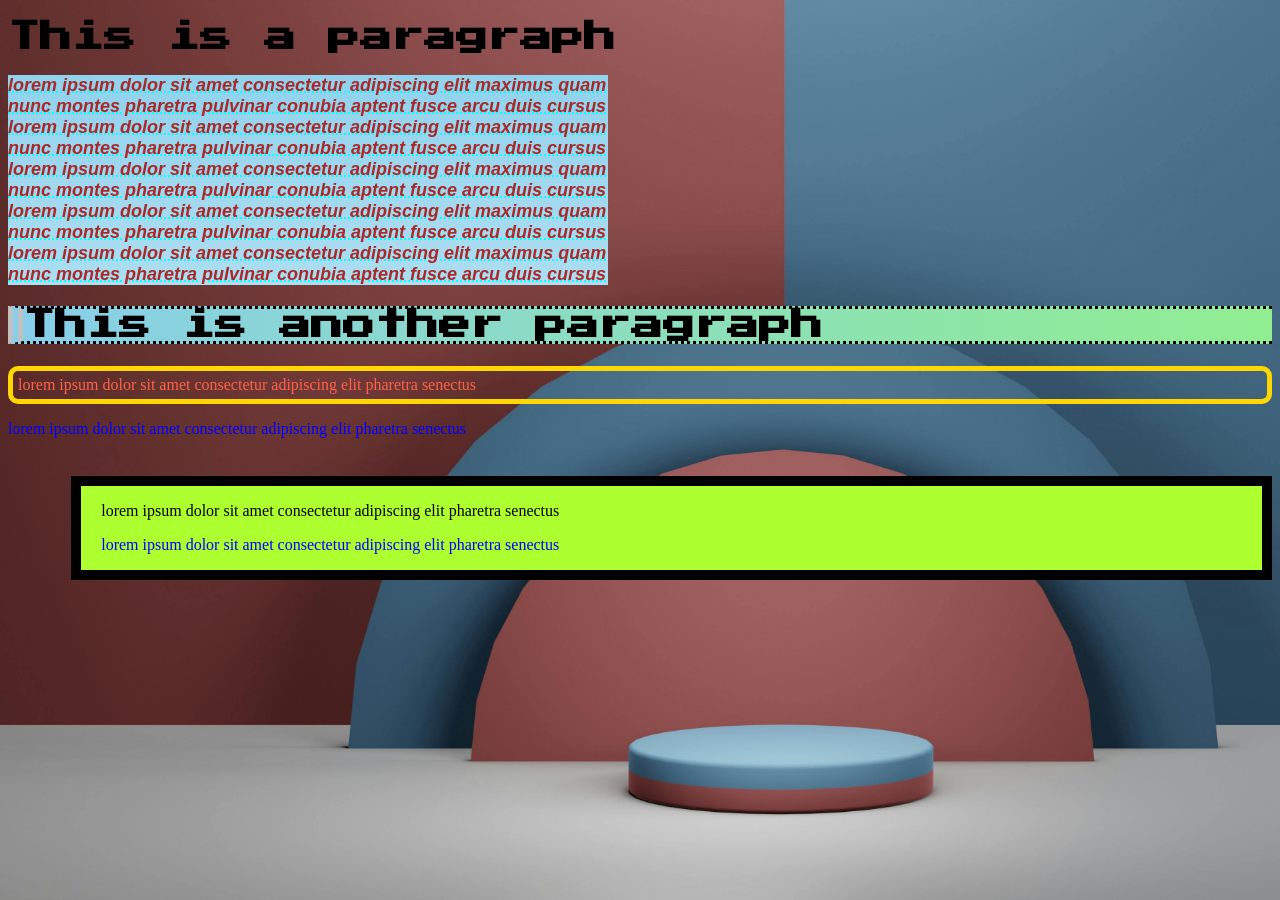
<file: CSS/index.html>
<!DOCTYPE html>
<html>
<head>
  <title>Learning CSS</title>
  <meta http-equiv="refresh" content="15">
  <!-- Internal Method -->
  <!--
  <style>
    body{
      background-color:black;
      color: white;
    }
    h1{
      color:green;
    }
    p{
      background-color:grey;
      color:yellow;
    }
  </style>
  -->
  
  <link rel="stylesheet" href="style.css">
  <link href="https://fonts.googleapis.com/css2?family=Press+Start+2P&display=swap" rel="stylesheet">
</head>

<body>

  <h1>This is a paragraph</h1>
  
  <p id="p0">lorem ipsum dolor sit amet consectetur adipiscing elit maximus quam nunc montes pharetra pulvinar conubia aptent fusce arcu duis cursus lorem ipsum dolor sit amet consectetur adipiscing elit maximus quam nunc montes pharetra pulvinar conubia aptent fusce arcu duis cursus lorem ipsum dolor sit amet consectetur adipiscing elit maximus quam nunc montes pharetra pulvinar conubia aptent fusce arcu duis cursus lorem ipsum dolor sit amet consectetur adipiscing elit maximus quam nunc montes pharetra pulvinar conubia aptent fusce arcu duis cursus lorem ipsum dolor sit amet consectetur adipiscing elit maximus quam nunc montes pharetra pulvinar conubia aptent fusce arcu duis cursus</p>
  
  <h1 id="h1">This is another paragraph</h1>
  <p id="p1" class="odd">lorem ipsum dolor sit amet consectetur adipiscing elit pharetra senectus</p>
  <p class="even">lorem ipsum dolor sit amet consectetur adipiscing elit pharetra senectus</p>
  
  <div id="box1">
    <p class="odd">lorem ipsum dolor sit amet consectetur adipiscing elit pharetra senectus</p>
    <p class="even">lorem ipsum dolor sit amet consectetur adipiscing elit pharetra senectus</p>
  </div>
</body>
</html>
</file>
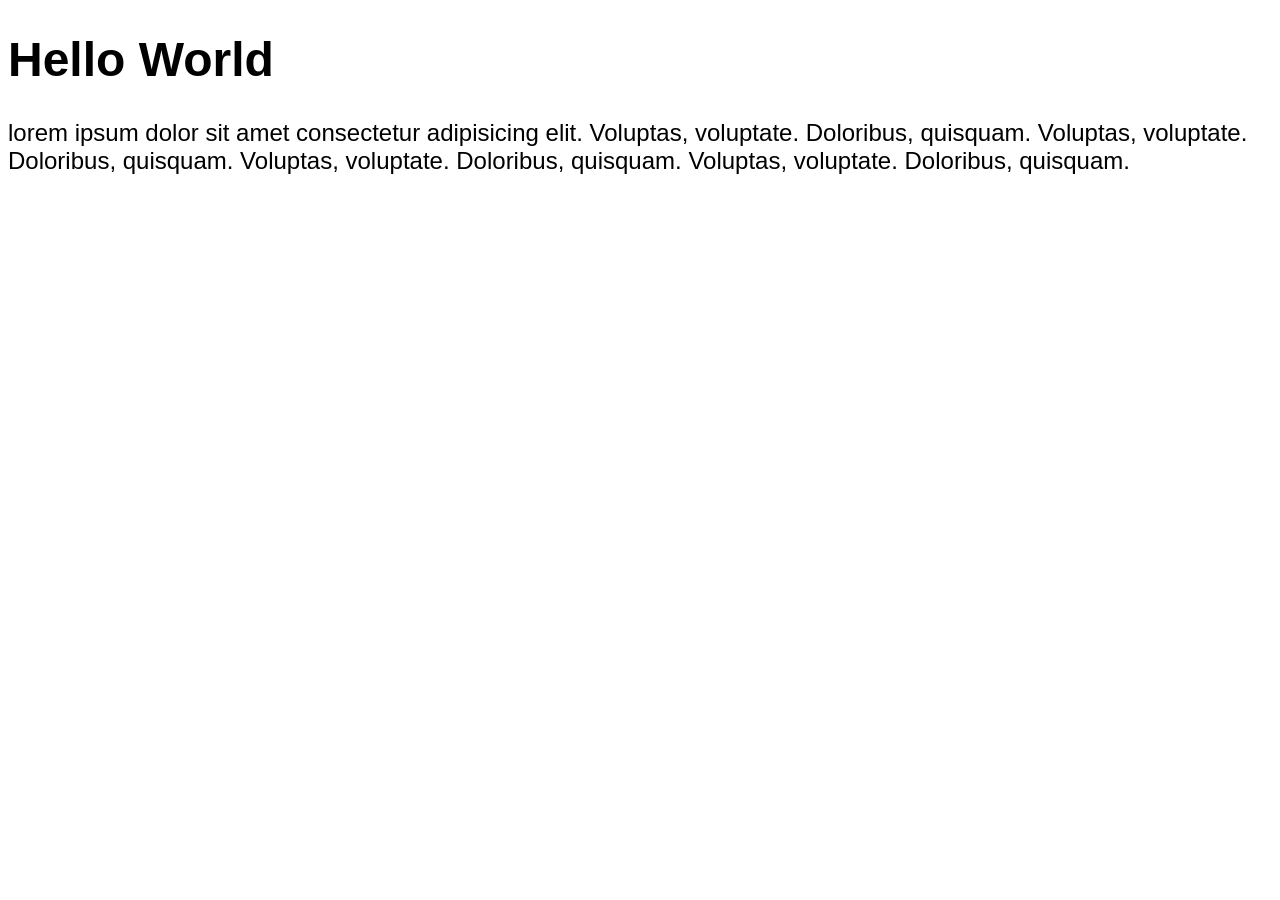
<file: JavaScript/Calculater/index.html>
<!DOCTYPE html>
<html lang="en">
<head>
    <meta charset="UTF-8">
    <meta name="viewport" content="width=device-width, initial-scale=1.0">
    <title>Calculater</title>
    <link rel="stylesheet" href="style.css">
</head>
<body>
    <h1 id="calculator">Calculater</h1>
    <p>
        lorem ipsum dolor sit amet consectetur adipisicing elit. Voluptas, voluptate. Doloribus, quisquam. Voluptas, voluptate. Doloribus, quisquam. Voluptas, voluptate. Doloribus, quisquam. Voluptas, voluptate. Doloribus, quisquam.
    </p>


    <script src="index.js"> </script>
</body>
</html>
</file>
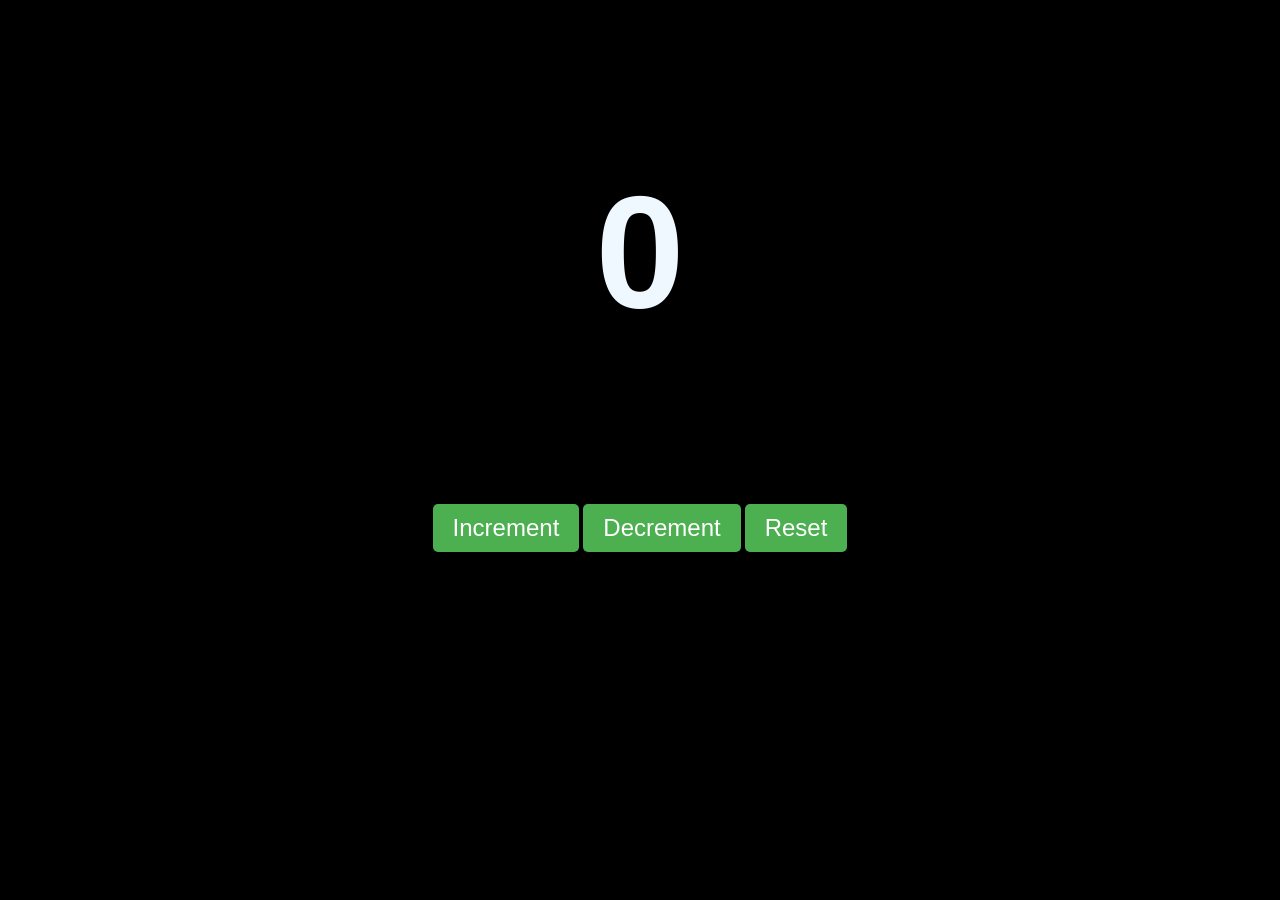
<file: JavaScript/Counter/index.html>
<!DOCTYPE html>
<html lang="en">
<head>
    <meta charset="UTF-8">
    <meta name="viewport" content="width=device-width, initial-scale=1.0">
    <title>Counter</title>
    <link rel="stylesheet" href="style.css">
</head>
<body>
    <h3>0</h3>

    <div id ="buttonContainer">
        <button id="increment" class = "button">Increment</button>
        <button id="decrement" class = "button">Decrement</button>
        <button id="reset" class = "button">Reset</button>
    </div>
    <script src="index.js"></script>
</body>
</html>
</file>
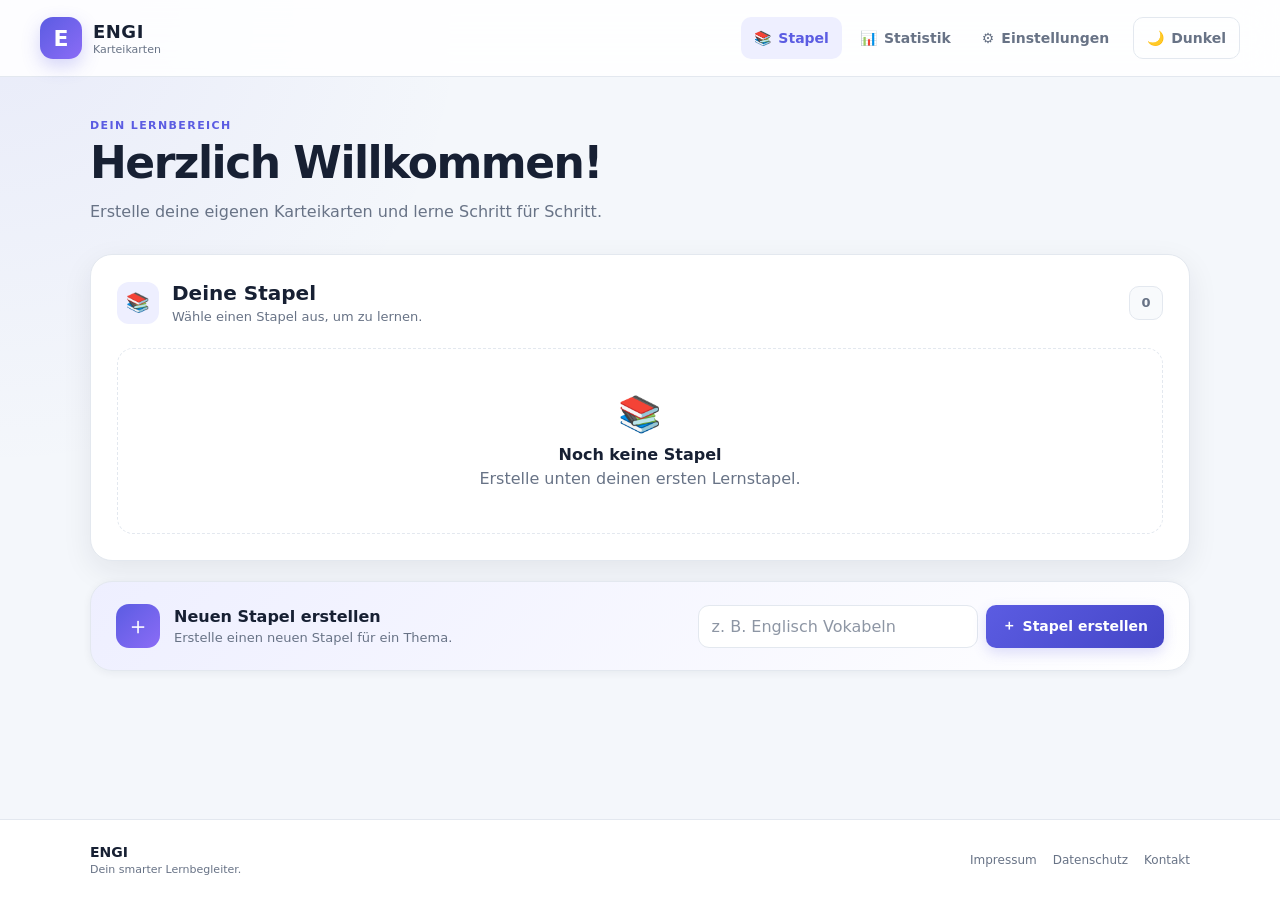
<file: JavaScript/Karteikarten/index.html>
<!DOCTYPE html>
<html lang="de">

<head>
    <meta charset="UTF-8">
    <meta name="viewport" content="width=device-width, initial-scale=1.0">

    <meta name="description" content="ENGI - Moderne Karteikarten-App zum Lernen und Wiederholen.">

    <title>ENGI – Karteikarten App</title>

    <link rel="stylesheet" href="style.css">
</head>

<body>

    <!-- ================================
         HEADER
    ================================= -->

    <header class="site-header">

        <div class="header-inner">

            <a href="index.html" class="logo">
                <span class="logo-icon">E</span>

                <span>
                    <strong>ENGI</strong>
                    <small>Karteikarten</small>
                </span>
            </a>

            <nav class="main-nav" aria-label="Hauptnavigation">

                <a href="index.html" class="nav-link active">
                    <span>📚</span>
                    Stapel
                </a>

                <a href="option1.html" class="nav-link">
                    <span>📊</span>
                    Statistik
                </a>

                <a href="einstellungen.html" class="nav-link">
                    <span>⚙️</span>
                    Einstellungen
                </a>

                <button
                    id="themeButton"
                    class="theme-button"
                    type="button"
                    aria-label="Darstellung wechseln"
                    title="Darstellung wechseln">
                    <span id="themeIcon">🌙</span>
                    <span id="themeText">Dunkel</span>
                </button>

            </nav>

        </div>

    </header>


    <!-- ================================
         MAIN
    ================================= -->

    <main class="main-content">

        <div class="page-container">

            <!-- Begrüßung -->

            <section class="welcome-section">

                <div>

                    <span class="eyebrow">
                        DEIN LERNBEREICH
                    </span>

                    <h1>
                        Herzlich Willkommen<span class="desktop-only">!</span>
                    </h1>

                    <p>
                        Erstelle deine eigenen Karteikarten und lerne
                        Schritt für Schritt.
                    </p>

                </div>

            </section>


            <!-- ================================
                 STAPELÜBERSICHT
            ================================= -->

            <section
                class="content-card"
                id="deckOverviewSection">

                <div class="section-heading">

                    <div>

                        <span class="section-icon">📚</span>

                        <div>
                            <h2>Deine Stapel</h2>

                            <p>
                                Wähle einen Stapel aus, um zu lernen.
                            </p>
                        </div>

                    </div>

                    <span
                        id="deckCountBadge"
                        class="count-badge">
                        0
                    </span>

                </div>


                <div
                    id="deckList"
                    class="deck-grid"
                    aria-live="polite">
                </div>

            </section>


            <!-- ================================
                 STAPEL ERSTELLEN
            ================================= -->

            <section
                class="create-deck-card"
                id="stapel-erstellen">

                <div class="create-deck-content">

                    <div class="create-icon">
                        ＋
                    </div>

                    <div>
                        <h2>Neuen Stapel erstellen</h2>

                        <p>
                            Erstelle einen neuen Stapel für ein Thema.
                        </p>
                    </div>

                </div>


                <div class="create-deck-form">

                    <label
                        for="deckNameInput"
                        class="sr-only">
                        Name des neuen Stapels
                    </label>

                    <input
                        id="deckNameInput"
                        type="text"
                        maxlength="80"
                        placeholder="z. B. Englisch Vokabeln"
                        autocomplete="off">

                    <button
                        id="createDeckButton"
                        class="primary-button"
                        type="button">

                        <span>＋</span>
                        Stapel erstellen

                    </button>

                </div>

            </section>


            <!-- ================================
                 DECK VIEW
            ================================= -->

            <section
                id="deckView"
                class="deck-view"
                hidden>

                <!-- Deck Header -->

                <div class="deck-header">

                    <button
                        id="backToDecksButtonTop"
                        class="back-button"
                        type="button">

                        ← Stapelübersicht

                    </button>

                    <div class="deck-title-area">

                        <span class="deck-title-icon">
                            📖
                        </span>

                        <div>

                            <span class="eyebrow">
                                AKTUELLER STAPEL
                            </span>

                            <h2>
                                <span id="deckViewName"></span>
                            </h2>

                        </div>

                    </div>

                </div>


                <!-- Fortschritt -->

                <div class="progress-section">

                    <div class="progress-header">

                        <div>
                            <span class="eyebrow">
                                FORTSCHRITT
                            </span>

                            <h3>
                                Dein Lernstand
                            </h3>
                        </div>

                        <strong id="deckProgressPercent">
                            0 %
                        </strong>

                    </div>


                    <div class="progress-bar">

                        <div
                            id="deckProgressBar"
                            class="progress-bar-fill">
                        </div>

                    </div>


                    <div class="progress-stats">

                        <div class="progress-stat">
                            <span class="stat-number" id="deckTotalCards">
                                0
                            </span>

                            <span class="stat-label">
                                Karten insgesamt
                            </span>
                        </div>

                        <div class="progress-stat">
                            <span class="stat-number" id="deckActiveCards">
                                0
                            </span>

                            <span class="stat-label">
                                Zu lernen
                            </span>
                        </div>

                        <div class="progress-stat">
                            <span class="stat-number" id="deckFinishedCards">
                                0
                            </span>

                            <span class="stat-label">
                                Abgeschlossen
                            </span>
                        </div>

                    </div>

                </div>


                <!-- Aktionen -->

                <div class="deck-actions">

                    <button
                        id="newCardButton"
                        class="action-card"
                        type="button">

                        <span class="action-icon blue">
                            ＋
                        </span>

                        <span>
                            <strong>Neue Karte</strong>
                            <small>Karteikarte hinzufügen</small>
                        </span>

                    </button>


                    <button
                        id="learnButton"
                        class="action-card"
                        type="button">

                        <span class="action-icon green">
                            ▶
                        </span>

                        <span>
                            <strong>Lernen</strong>
                            <small>Karten wiederholen</small>
                        </span>

                    </button>


                    <button
                        id="cardOverviewButton"
                        class="action-card"
                        type="button">

                        <span class="action-icon purple">
                            ☷
                        </span>

                        <span>
                            <strong>Kartenübersicht</strong>
                            <small>Alle Karten anzeigen</small>
                        </span>

                    </button>

                </div>


                <!-- ================================
                     NEUE KARTE
                ================================= -->

                <div
                    id="newCardArea"
                    class="sub-card"
                    hidden>

                    <div class="sub-card-heading">

                        <div>
                            <span class="section-icon">✏️</span>

                            <div>
                                <h3>Neue Karte erstellen</h3>

                                <p>
                                    Erstelle eine Vorder- und Rückseite.
                                </p>
                            </div>
                        </div>

                    </div>


                    <div class="card-form">

                        <div class="form-group">

                            <label for="cardFrontInput">
                                Vorderseite
                            </label>

                            <textarea
                                id="cardFrontInput"
                                rows="3"
                                maxlength="1000"
                                placeholder="z. B. What does 'apple' mean?"></textarea>

                        </div>


                        <div class="form-group">

                            <label for="cardBackInput">
                                Rückseite
                            </label>

                            <textarea
                                id="cardBackInput"
                                rows="3"
                                maxlength="1000"
                                placeholder="z. B. Apfel"></textarea>

                        </div>


                        <div class="form-actions">

                            <button
                                id="createCardButton"
                                class="primary-button"
                                type="button">

                                Karte erstellen

                            </button>

                            <button
                                id="cancelNewCardButton"
                                class="secondary-button"
                                type="button">

                                Abbrechen

                            </button>

                        </div>

                    </div>

                </div>


                <!-- ================================
                     KARTENÜBERSICHT
                ================================= -->

                <div
                    id="cardOverviewArea"
                    class="sub-card"
                    hidden>

                    <div class="sub-card-heading">

                        <div>
                            <span class="section-icon">☷</span>

                            <div>
                                <h3>Kartenübersicht</h3>

                                <p>
                                    Verwalte die Karten dieses Stapels.
                                </p>
                            </div>
                        </div>

                    </div>

                    <ul
                        id="cardList"
                        class="card-list">
                    </ul>

                </div>


                <!-- ================================
                     LERNMODUS
                ================================= -->

                <div
                    id="learnArea"
                    class="learning-area"
                    hidden>

                    <div class="learning-header">

                        <span class="eyebrow">
                            LERNMODUS
                        </span>

                        <h3>
                            Karte lernen
                        </h3>

                        <span id="learningCounter">
                            0 Karten
                        </span>

                    </div>


                    <div class="flashcard">

                        <div class="flashcard-label">
                            FRAGE
                        </div>

                        <div
                            id="learnCardFront"
                            class="flashcard-front">
                        </div>

                        <div
                            id="learnCardBack"
                            class="flashcard-back"
                            hidden>
                        </div>

                    </div>


                    <div
                        id="answerButtonArea"
                        class="learning-buttons">

                        <button
                            id="showAnswerButton"
                            class="primary-button large-button"
                            type="button">

                            Antwort anzeigen

                        </button>

                    </div>


                    <div
                        id="resultButtonsArea"
                        class="learning-buttons"
                        hidden>

                        <button
                            id="wrongButton"
                            class="wrong-button"
                            type="button">

                            ✕ Falsch

                        </button>

                        <button
                            id="correctButton"
                            class="correct-button"
                            type="button">

                            ✓ Richtig

                        </button>

                    </div>

                </div>


                <!-- ================================
                     DECK BOTTOM ACTIONS
                ================================= -->

                <div
                    id="deckBottomActions"
                    class="danger-actions">

                    <button
                        id="resetProgressButton"
                        class="secondary-button"
                        type="button">

                        ↻ Fortschritt zurücksetzen

                    </button>

                    <button
                        id="deleteDeckButton"
                        class="danger-button"
                        type="button">

                        🗑 Stapel löschen

                    </button>

                </div>

            </section>


            <!-- ================================
                 LEERE BEREICHE / FEHLER
            ================================= -->

            <div
                id="appMessage"
                class="app-message"
                role="status"
                aria-live="polite"
                hidden>
            </div>

        </div>

    </main>


    <!-- ================================
         FOOTER
    ================================= -->

    <footer class="site-footer">

        <div class="footer-inner">

            <div class="footer-brand">
                <strong>ENGI</strong>
                <span>Dein smarter Lernbegleiter.</span>
            </div>

            <nav aria-label="Footer Navigation">

                <a href="impressum.html">
                    Impressum
                </a>

                <a href="datenschutz.html">
                    Datenschutz
                </a>

                <a href="kontakt.html">
                    Kontakt
                </a>

            </nav>

        </div>

    </footer>


    <!-- ================================
         MODAL
    ================================= -->

    <div
        id="confirmModal"
        class="modal-overlay"
        hidden>

        <div
            class="modal"
            role="dialog"
            aria-modal="true"
            aria-labelledby="modalTitle">

            <div class="modal-icon">
                ⚠️
            </div>

            <h2 id="modalTitle">
                Wirklich löschen?
            </h2>

            <p id="modalText">
                Diese Aktion kann nicht rückgängig gemacht werden.
            </p>

            <div class="modal-actions">

                <button
                    id="modalCancelButton"
                    class="secondary-button"
                    type="button">

                    Abbrechen

                </button>

                <button
                    id="modalConfirmButton"
                    class="danger-button"
                    type="button">

                    Löschen

                </button>

            </div>

        </div>

    </div>


    <script src="index.js"></script>

</body>

</html>
</file>
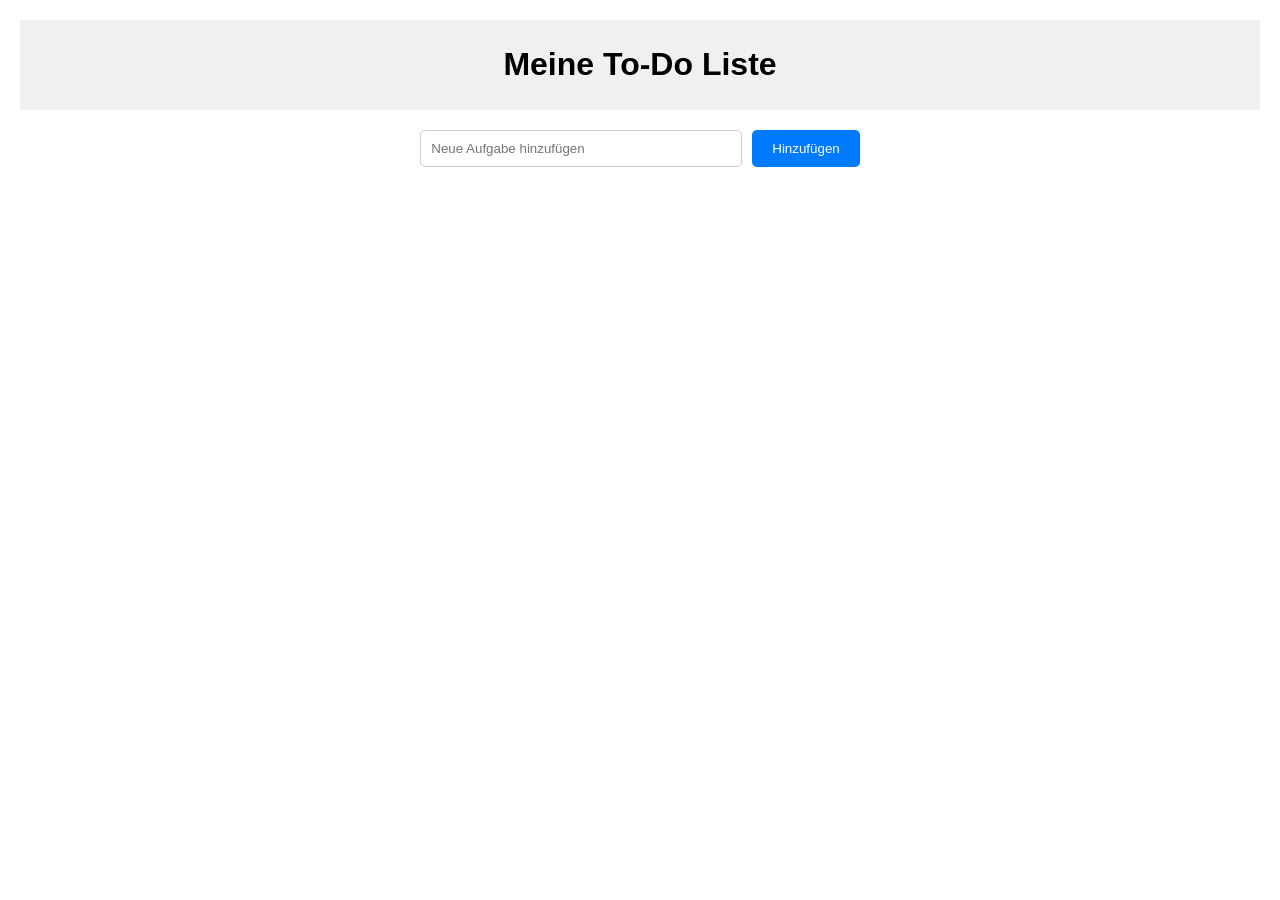
<file: JavaScript/To-Do List/index.html>
<!DOCTYPE html>
<html lang="en">
<head>
    <meta charset="UTF-8">
    <meta name="viewport" content="width=device-width, initial-scale=1.0">
    <title>To-Do List</title>
    <link rel="stylesheet" href="style.css">
</head>
<body>
    <header>
        <h1>Meine To-Do Liste</h1>
    </header>

    <div class="input-container">
        <input id="inputToDo" type="text" placeholder="Neue Aufgabe hinzufügen">
        <button onclick="addToDo()">Hinzufügen</button>
    </div>

    <ul id="listToDo">
        
    </ul>

    <script src="script.js"></script>
</body>
</html>
</file>
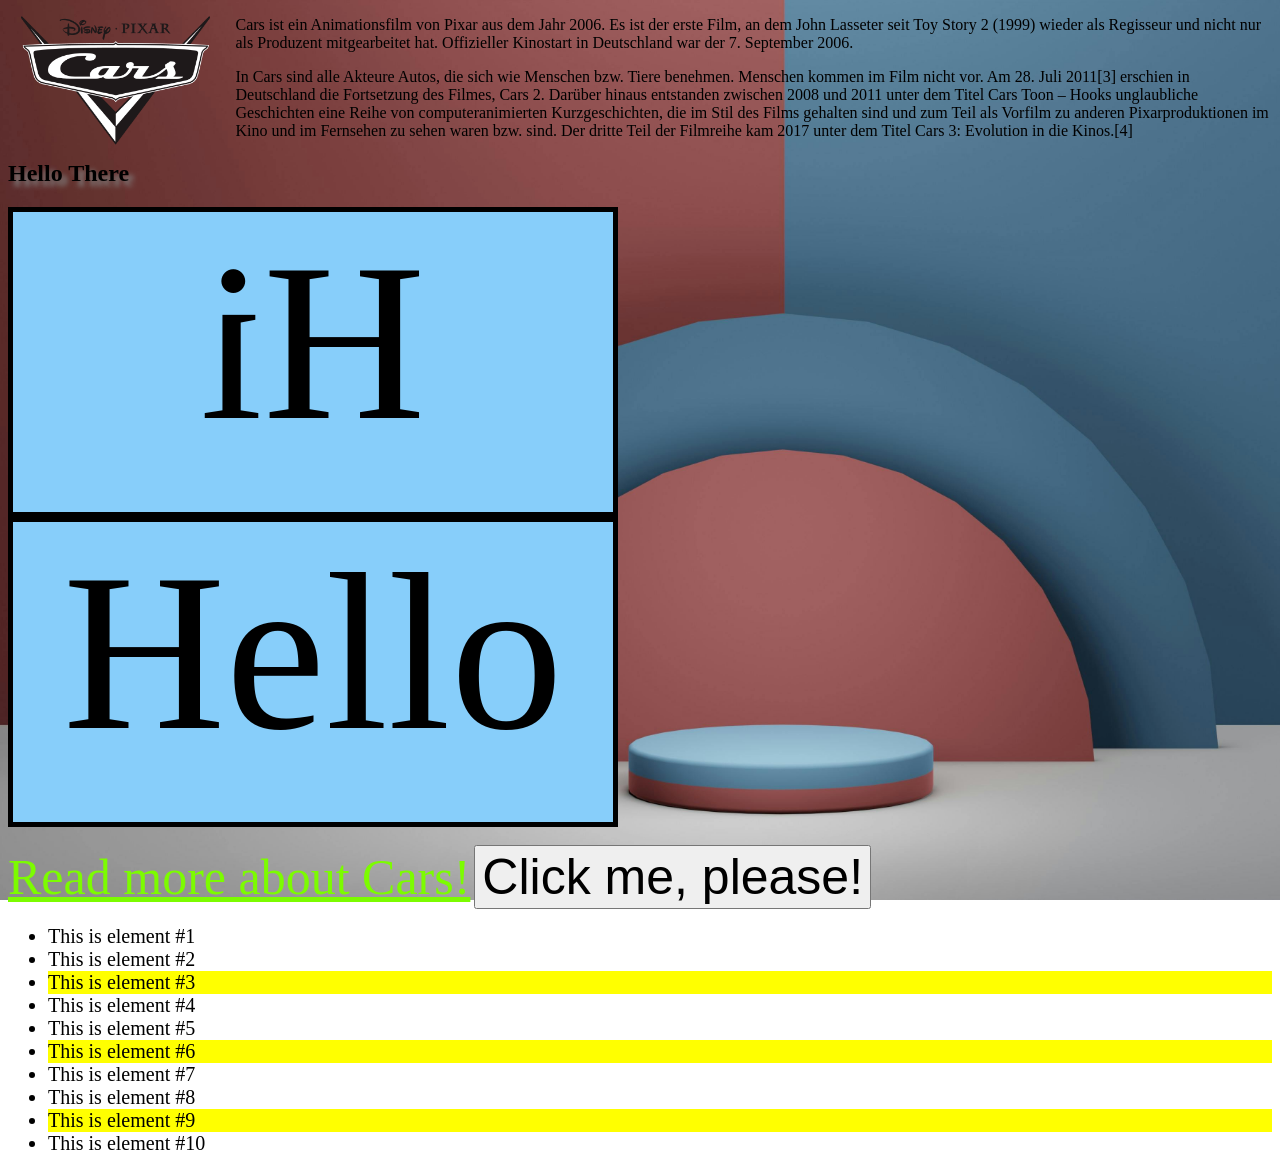
<file: CSS/page2.html>
<!DOCTYPE html>
<html>
  <head>
    <title>Page 2</title>
    <link rel="stylesheet" href="style.css">
    
  </head>
  
  </body>
    <img src="images/Cars_Logo_Black.svg.png">
    
    <p>Cars ist ein Animationsfilm von Pixar aus dem Jahr 2006. Es ist der erste Film, an dem John Lasseter seit Toy Story 2 (1999) wieder als Regisseur und nicht nur als Produzent mitgearbeitet hat. Offizieller Kinostart in Deutschland war der 7. September 2006.</p>
    <p>In Cars sind alle Akteure Autos, die sich wie Menschen bzw. Tiere benehmen. Menschen kommen im Film nicht vor. Am 28. Juli 2011[3] erschien in Deutschland die Fortsetzung des Filmes, Cars 2. Darüber hinaus entstanden zwischen 2008 und 2011 unter dem Titel Cars Toon – Hooks unglaubliche Geschichten eine Reihe von computeranimierten Kurzgeschichten, die im Stil des Films gehalten sind und zum Teil als Vorfilm zu anderen Pixarproduktionen im Kino und im Fernsehen zu sehen waren bzw. sind. Der dritte Teil der Filmreihe kam 2017 unter dem Titel Cars 3: Evolution in die Kinos.[4]</p>
  
  <h2>Hello There</h2>
  <div id="box2" class="box">Hi</div>
  <div id="box3" class="box">Hello</div>
  <br>
  <a href="https://de.wikipedia.org/wiki/Cars_(Film)">Read more about Cars!</a>
  <button>Click me, please!</button>
  <ul>
    <li>This is element #1</li>
    <li>This is element #2</li>
    <li>This is element #3</li>
    <li>This is element #4</li>
    <li>This is element #5</li>
    <li>This is element #6</li>
    <li>This is element #7</li>
    <li>This is element #8</li>
    <li>This is element #9</li>
    <li>This is element #10</li>
  </ul>
  </body>
</html>
</file>
<file: CSS/style.css>
body{
  background-image:url("images/pexelsImage.jpg");
  background-repeat:no-repeat;
  background-attachment:fixed;
  background-position:fixed;
  background-size:cover;
}
h1{
  font-family:"Press Start 2P", "consolas";
  
}

#p0{
  width: 600px;
  color:brown;
  font-family:"consolas", sans-serif;
  font-style: italic;
  font-weight: bold;
  text-decoration: cyan dotted underline;
  font-size: 18px;
  
  background: linear-gradient(skyblue,white);
  background-repeat:no-repeat;
  background-attachment:fixed;
  
}

#h1 {
  border-top-style: dotted;
  border-bottom-style: dotted;
  border-left-style:double;
  border-left-width:15px;
  border-left-color: silver;
  
  background: linear-gradient(to right, skyblue,lightgreen);
  background-repeat:no-repeat;
  background-attachment:fixed;
}
#p1{
  color:tomato;
  border-style: solid;
  border-width: 5px;
  border-color: gold;
  border-radius: 10px;
  padding: 5px;
}
.even{
  color:blue;
}
#box1{
  border: 10px solid;
  background:greenyellow;
  padding-left:20px;
  padding-right:20px;
  
  margin-top:3%;
  margin-left:5%;
}
img{
  float:left;
  margin-left:1%;
  margin-right:2%;
  width:15%;
}

a:link{
  color:lawngreen;
  font-size:50px;
}
a:visited{
  color:grey;
}
a:hover{
  color:lightcyan;
}
a:active{
  color:tomato;
}
button{
  font-size:50px;
}

button:hover{
  background-color:grey;
}
button:active{
  background-color:white;
}
/*
li:nth-child(1){
  background-color:yellow;
}
li:nth-child(even){
  background-color:yellow;
}
li:nth-child(odd){
  background-color:yellow;
}
*/

li:nth-child(3n) {
  background-color:yellow;
}
li{
  font-size:20px;
}
h2{
  text-shadow: 5px 5px 5px grey;
}
h2:hover{
  box-shadow: 5px 5px 5px black;
}

.box{
  border: 5px solid;
  width: 600px;
  height: 300px;
  text-align: center;
  background-color: lightskyblue;
  font-size:225px;
}
#box2{
  margin-right:3%;
  transform: rotateX(180deg);
  transform: rotateY(180deg);
  /*transform: translate(50px, 100px);
  transform: scale(2,2);
  transform: skewX(45deg);*/
}

#box3 {
  animation:mySlide;
  animation-iteration-count:infinite;
  animation-delay:0s;
  animation-timing-function:ease-out;
  animation-duration:5s;
}

@keyframes mySlide{
  from{margin-left:100%;}
  to{margin-left:0%;}
}
</file>
<file: JavaScript/Calculater/style.css>
body {
    font-family: Arial, sans-serif;
    font-size: 24px;
}
</file>
<file: JavaScript/Counter/style.css>
body{
    background-color: black;
}
h3 {
    color:aliceblue;
    display:block;
    text-align:center;
    font-size: 10em;
    font-family:'Lucida Sans', 'Lucida Sans Regular', 'Lucida Grande', 'Lucida Sans Unicode', Geneva, Verdana, sans-serif
}

#buttonContainer {
    text-align:center;
}

.button {
    font-size: 1.5em;
    padding: 10px 20px;
    border: none;
    border-radius: 5px;
    background-color: #4CAF50;
    color: white;
    cursor: pointer;
}

.button:hover {
    background-color: #45a049;
}
</file>
<file: JavaScript/Karteikarten/style.css>
:root {
    --bg: #f4f7fb;
    --surface: #ffffff;
    --surface-2: #f8fafc;
    --text: #172033;
    --text-muted: #687386;
    --border: #e3e8ef;

    --primary: #5b5ce2;
    --primary-dark: #4546c7;
    --primary-light: #eeefff;

    --green: #18a873;
    --green-light: #e8f8f1;

    --blue: #3686f7;
    --blue-light: #eaf3ff;

    --purple: #9458d6;
    --purple-light: #f3eaff;

    --danger: #e04f5f;
    --danger-light: #fff0f2;

    --warning: #e5a326;

    --header: rgba(255, 255, 255, 0.88);

    --shadow-sm: 0 2px 8px rgba(20, 30, 55, 0.06);
    --shadow: 0 10px 30px rgba(20, 30, 55, 0.08);
    --shadow-lg: 0 20px 50px rgba(20, 30, 55, 0.14);

    --radius-sm: 10px;
    --radius: 16px;
    --radius-lg: 22px;

    --transition: 180ms ease;
}


/* =========================================
   DARK THEME
========================================= */

body.dark {
    --bg: #10141d;
    --surface: #181e29;
    --surface-2: #202733;
    --text: #f1f4f9;
    --text-muted: #9ba6b7;
    --border: #303947;

    --primary: #7778f4;
    --primary-dark: #6263df;
    --primary-light: #27294b;

    --green: #31c78d;
    --green-light: #17382e;

    --blue: #5c9cff;
    --blue-light: #192f4e;

    --purple: #b277ed;
    --purple-light: #30203f;

    --danger: #f06b78;
    --danger-light: #3d2025;

    --header: rgba(24, 30, 41, 0.9);

    --shadow-sm: 0 2px 8px rgba(0, 0, 0, 0.15);
    --shadow: 0 10px 30px rgba(0, 0, 0, 0.22);
    --shadow-lg: 0 20px 50px rgba(0, 0, 0, 0.35);
}


/* =========================================
   RESET
========================================= */

* {
    box-sizing: border-box;
}

html {
    scroll-behavior: smooth;
}

body {
    margin: 0;
    min-height: 100vh;

    background:
        radial-gradient(
            circle at top left,
            rgba(91, 92, 226, 0.08),
            transparent 30%
        ),
        var(--bg);

    color: var(--text);

    font-family:
        Inter,
        ui-sans-serif,
        system-ui,
        -apple-system,
        BlinkMacSystemFont,
        "Segoe UI",
        sans-serif;

    transition:
        background-color 200ms ease,
        color 200ms ease;

    display: flex;
    flex-direction: column;
}

button,
input,
textarea {
    font: inherit;
}

button,
a {
    -webkit-tap-highlight-color: transparent;
}

button {
    border: 0;
}

a {
    color: inherit;
}

[hidden] {
    display: none !important;
}


/* =========================================
   ACCESSIBILITY
========================================= */

.sr-only {
    position: absolute;
    width: 1px;
    height: 1px;
    padding: 0;
    margin: -1px;
    overflow: hidden;
    clip: rect(0, 0, 0, 0);
    white-space: nowrap;
    border: 0;
}

:focus-visible {
    outline: 3px solid rgba(91, 92, 226, 0.4);
    outline-offset: 3px;
}


/* =========================================
   HEADER
========================================= */

.site-header {
    position: sticky;
    top: 0;
    z-index: 50;

    background: var(--header);

    backdrop-filter: blur(18px);
    -webkit-backdrop-filter: blur(18px);

    border-bottom: 1px solid var(--border);
}

.header-inner {
    width: min(1200px, calc(100% - 32px));
    min-height: 76px;

    margin: 0 auto;

    display: flex;
    align-items: center;
    justify-content: space-between;

    gap: 24px;
}

.logo {
    display: flex;
    align-items: center;
    gap: 11px;

    text-decoration: none;
}

.logo-icon {
    width: 42px;
    height: 42px;

    display: grid;
    place-items: center;

    color: white;
    background:
        linear-gradient(
            135deg,
            var(--primary),
            #8b6cf6
        );

    border-radius: 13px;

    font-size: 22px;
    font-weight: 800;

    box-shadow:
        0 7px 18px rgba(91, 92, 226, 0.25);
}

.logo strong {
    display: block;

    font-size: 18px;
    letter-spacing: 0.5px;
}

.logo small {
    display: block;

    color: var(--text-muted);
    font-size: 11px;
    margin-top: 1px;
}

.main-nav {
    display: flex;
    align-items: center;
    gap: 5px;
}

.nav-link,
.theme-button {
    min-height: 42px;

    display: inline-flex;
    align-items: center;
    justify-content: center;

    gap: 7px;

    padding: 0 13px;

    border-radius: 10px;

    color: var(--text-muted);

    text-decoration: none;

    font-size: 14px;
    font-weight: 600;

    background: transparent;

    cursor: pointer;

    transition:
        background var(--transition),
        color var(--transition),
        transform var(--transition);
}

.nav-link:hover,
.theme-button:hover {
    background: var(--surface-2);
    color: var(--text);
}

.nav-link.active {
    color: var(--primary);
    background: var(--primary-light);
}

.theme-button {
    border: 1px solid var(--border);
    margin-left: 6px;
}

.theme-button:hover {
    transform: translateY(-1px);
}


/* =========================================
   MAIN
========================================= */

.main-content {
    flex: 1;
    padding: 42px 0 70px;
}

.page-container {
    width: min(1100px, calc(100% - 32px));
    margin: 0 auto;
}

.welcome-section {
    margin-bottom: 30px;
}

.eyebrow {
    display: block;

    color: var(--primary);

    font-size: 11px;
    font-weight: 800;

    letter-spacing: 1.4px;

    margin-bottom: 7px;
}

.welcome-section h1 {
    margin: 0;

    font-size: clamp(30px, 5vw, 44px);
    line-height: 1.08;

    letter-spacing: -1.5px;
}

.welcome-section p {
    margin: 12px 0 0;

    max-width: 600px;

    color: var(--text-muted);

    font-size: 16px;
    line-height: 1.6;
}


/* =========================================
   CONTENT CARD
========================================= */

.content-card {
    background: var(--surface);

    border: 1px solid var(--border);
    border-radius: var(--radius-lg);

    padding: 26px;

    box-shadow: var(--shadow);

    margin-bottom: 20px;
}

.section-heading {
    display: flex;
    align-items: center;
    justify-content: space-between;

    gap: 15px;

    margin-bottom: 24px;
}

.section-heading > div {
    display: flex;
    align-items: center;
    gap: 13px;
}

.section-icon {
    width: 42px;
    height: 42px;

    flex-shrink: 0;

    display: grid;
    place-items: center;

    background: var(--primary-light);
    color: var(--primary);

    border-radius: 12px;

    font-size: 19px;
}

.section-heading h2,
.sub-card-heading h3 {
    margin: 0;

    font-size: 20px;
}

.section-heading p,
.sub-card-heading p {
    margin: 4px 0 0;

    color: var(--text-muted);

    font-size: 13px;
}

.count-badge {
    min-width: 34px;
    height: 34px;

    padding: 0 9px;

    display: grid;
    place-items: center;

    border-radius: 10px;

    background: var(--surface-2);
    border: 1px solid var(--border);

    color: var(--text-muted);

    font-size: 13px;
    font-weight: 700;
}


/* =========================================
   DECK GRID
========================================= */

.deck-grid {
    display: grid;

    grid-template-columns:
        repeat(auto-fill, minmax(240px, 1fr));

    gap: 14px;
}

.deck-card {
    position: relative;

    padding: 20px;

    min-height: 145px;

    background: var(--surface-2);

    border: 1px solid var(--border);
    border-radius: var(--radius);

    cursor: pointer;

    text-align: left;

    transition:
        transform var(--transition),
        border-color var(--transition),
        box-shadow var(--transition);
}

.deck-card:hover {
    transform: translateY(-3px);

    border-color: rgba(91, 92, 226, 0.45);

    box-shadow: var(--shadow);
}

.deck-card:active {
    transform: translateY(-1px);
}

.deck-card-top {
    display: flex;
    align-items: center;
    justify-content: space-between;

    margin-bottom: 18px;
}

.deck-icon {
    width: 42px;
    height: 42px;

    display: grid;
    place-items: center;

    border-radius: 12px;

    background: var(--primary-light);
    color: var(--primary);

    font-size: 19px;
}

.deck-arrow {
    color: var(--text-muted);
    font-size: 18px;

    transition: transform var(--transition);
}

.deck-card:hover .deck-arrow {
    transform: translateX(4px);
    color: var(--primary);
}

.deck-card h3 {
    margin: 0;

    color: var(--text);

    font-size: 16px;

    overflow: hidden;
    text-overflow: ellipsis;
    white-space: nowrap;
}

.deck-card p {
    margin: 6px 0 0;

    color: var(--text-muted);

    font-size: 12px;
}

.empty-state {
    grid-column: 1 / -1;

    padding: 45px 20px;

    text-align: center;

    border: 1px dashed var(--border);
    border-radius: var(--radius);

    color: var(--text-muted);
}

.empty-state-icon {
    font-size: 35px;
    margin-bottom: 10px;
}

.empty-state strong {
    display: block;

    color: var(--text);

    margin-bottom: 5px;
}


/* =========================================
   CREATE DECK
========================================= */

.create-deck-card {
    display: flex;
    align-items: center;
    justify-content: space-between;

    gap: 25px;

    padding: 22px 25px;

    margin-bottom: 20px;

    background:
        linear-gradient(
            135deg,
            var(--primary-light),
            var(--surface)
        );

    border: 1px solid var(--border);
    border-radius: var(--radius-lg);

    box-shadow: var(--shadow-sm);
}

.create-deck-content {
    display: flex;
    align-items: center;
    gap: 14px;
}

.create-icon {
    width: 44px;
    height: 44px;

    display: grid;
    place-items: center;

    border-radius: 13px;

    color: white;

    background:
        linear-gradient(
            135deg,
            var(--primary),
            #8b6cf6
        );

    font-size: 24px;

    flex-shrink: 0;
}

.create-deck-card h2 {
    margin: 0;

    font-size: 16px;
}

.create-deck-card p {
    margin: 4px 0 0;

    color: var(--text-muted);

    font-size: 13px;
}

.create-deck-form {
    display: flex;

    gap: 8px;

    flex: 1;
    justify-content: flex-end;
}

.create-deck-form input {
    width: min(280px, 100%);
}


/* =========================================
   FORM ELEMENTS
========================================= */

input,
textarea {
    width: 100%;

    color: var(--text);
    background: var(--surface);

    border: 1px solid var(--border);
    border-radius: 11px;

    padding: 11px 13px;

    outline: none;

    transition:
        border-color var(--transition),
        box-shadow var(--transition);
}

input::placeholder,
textarea::placeholder {
    color: var(--text-muted);
    opacity: 0.75;
}

input:focus,
textarea:focus {
    border-color: var(--primary);

    box-shadow:
        0 0 0 4px rgba(91, 92, 226, 0.1);
}

textarea {
    resize: vertical;
    min-height: 90px;
}


/* =========================================
   BUTTONS
========================================= */

.primary-button,
.secondary-button,
.danger-button,
.back-button {
    min-height: 42px;

    display: inline-flex;
    align-items: center;
    justify-content: center;

    gap: 7px;

    padding: 0 16px;

    border-radius: 10px;

    font-size: 14px;
    font-weight: 700;

    cursor: pointer;

    transition:
        transform var(--transition),
        background var(--transition),
        border-color var(--transition),
        color var(--transition),
        box-shadow var(--transition);
}

.primary-button {
    color: white;

    background:
        linear-gradient(
            135deg,
            var(--primary),
            var(--primary-dark)
        );

    box-shadow:
        0 5px 14px rgba(91, 92, 226, 0.2);
}

.primary-button:hover {
    transform: translateY(-1px);

    box-shadow:
        0 8px 20px rgba(91, 92, 226, 0.28);
}

.secondary-button {
    color: var(--text);

    background: var(--surface);

    border: 1px solid var(--border);
}

.secondary-button:hover {
    background: var(--surface-2);
    border-color: var(--primary);
}

.danger-button {
    color: var(--danger);

    background: var(--danger-light);

    border: 1px solid transparent;
}

.danger-button:hover {
    color: white;
    background: var(--danger);

    transform: translateY(-1px);
}

.back-button {
    color: var(--text-muted);

    background: var(--surface-2);

    border: 1px solid var(--border);
}

.back-button:hover {
    color: var(--primary);
    border-color: var(--primary);
}

.large-button {
    min-height: 50px;
    padding: 0 25px;
}


/* =========================================
   DECK VIEW
========================================= */

.deck-view {
    background: var(--surface);

    border: 1px solid var(--border);
    border-radius: var(--radius-lg);

    padding: 26px;

    box-shadow: var(--shadow);
}

.deck-header {
    margin-bottom: 28px;
}

.deck-title-area {
    display: flex;
    align-items: center;

    gap: 15px;

    margin-top: 25px;
}

.deck-title-icon {
    width: 54px;
    height: 54px;

    display: grid;
    place-items: center;

    background: var(--primary-light);
    color: var(--primary);

    border-radius: 15px;

    font-size: 24px;
}

.deck-title-area h2 {
    margin: 0;

    font-size: clamp(24px, 4vw, 32px);
    letter-spacing: -0.5px;
}


/* =========================================
   PROGRESS
========================================= */

.progress-section {
    padding: 21px;

    background: var(--surface-2);

    border: 1px solid var(--border);
    border-radius: var(--radius);

    margin-bottom: 20px;
}

.progress-header {
    display: flex;
    justify-content: space-between;
    align-items: center;

    gap: 20px;

    margin-bottom: 15px;
}

.progress-header h3 {
    margin: 0;
    font-size: 17px;
}

.progress-header strong {
    color: var(--primary);

    font-size: 20px;
}

.progress-bar {
    height: 9px;

    overflow: hidden;

    background: var(--border);

    border-radius: 99px;

    margin-bottom: 17px;
}

.progress-bar-fill {
    width: 0;
    height: 100%;

    background:
        linear-gradient(
            90deg,
            var(--primary),
            #8b6cf6
        );

    border-radius: inherit;

    transition: width 400ms ease;
}

.progress-stats {
    display: grid;

    grid-template-columns: repeat(3, 1fr);

    gap: 10px;
}

.progress-stat {
    padding: 10px;

    text-align: center;

    border-radius: 10px;

    background: var(--surface);
}

.stat-number {
    display: block;

    font-size: 20px;
    font-weight: 800;
}

.stat-label {
    display: block;

    margin-top: 3px;

    color: var(--text-muted);

    font-size: 11px;
}


/* =========================================
   DECK ACTIONS
========================================= */

.deck-actions {
    display: grid;

    grid-template-columns: repeat(3, 1fr);

    gap: 12px;

    margin-bottom: 20px;
}

.action-card {
    display: flex;
    align-items: center;

    gap: 12px;

    padding: 16px;

    text-align: left;

    background: var(--surface);

    border: 1px solid var(--border);
    border-radius: var(--radius);

    cursor: pointer;

    box-shadow: var(--shadow-sm);

    transition:
        transform var(--transition),
        border-color var(--transition),
        box-shadow var(--transition);
}

.action-card:hover {
    transform: translateY(-2px);

    border-color: rgba(91, 92, 226, 0.4);

    box-shadow: var(--shadow);
}

.action-card strong {
    display: block;

    color: var(--text);

    font-size: 14px;
}

.action-card small {
    display: block;

    color: var(--text-muted);

    font-size: 11px;

    margin-top: 3px;
}

.action-icon {
    width: 40px;
    height: 40px;

    display: grid;
    place-items: center;

    border-radius: 11px;

    font-size: 18px;

    flex-shrink: 0;
}

.action-icon.blue {
    background: var(--blue-light);
    color: var(--blue);
}

.action-icon.green {
    background: var(--green-light);
    color: var(--green);
}

.action-icon.purple {
    background: var(--purple-light);
    color: var(--purple);
}


/* =========================================
   SUB CARDS
========================================= */

.sub-card {
    padding: 23px;

    background: var(--surface-2);

    border: 1px solid var(--border);
    border-radius: var(--radius);

    margin-bottom: 20px;
}

.sub-card-heading {
    margin-bottom: 20px;
}

.sub-card-heading > div {
    display: flex;
    align-items: center;

    gap: 12px;
}

.card-form {
    display: flex;
    flex-direction: column;

    gap: 16px;
}

.form-group label {
    display: block;

    margin-bottom: 7px;

    font-size: 13px;
    font-weight: 700;
}

.form-actions {
    display: flex;
    gap: 8px;

    margin-top: 3px;
}


/* =========================================
   CARD LIST
========================================= */

.card-list {
    list-style: none;

    padding: 0;
    margin: 0;

    display: flex;
    flex-direction: column;

    gap: 10px;
}

.card-item {
    padding: 17px;

    background: var(--surface);

    border: 1px solid var(--border);
    border-radius: 13px;
}

.card-content {
    display: grid;

    grid-template-columns: 1fr 1fr;

    gap: 18px;
}

.card-side-label {
    display: block;

    margin-bottom: 5px;

    color: var(--text-muted);

    font-size: 10px;
    font-weight: 800;

    letter-spacing: 1px;
}

.card-front,
.card-back {
    color: var(--text);

    font-size: 14px;
    line-height: 1.55;

    white-space: pre-wrap;
    overflow-wrap: anywhere;
}

.card-back {
    color: var(--text-muted);
}

.card-actions {
    display: flex;

    gap: 7px;

    margin-top: 14px;
    padding-top: 12px;

    border-top: 1px solid var(--border);
}

.card-actions button {
    min-height: 34px;

    padding: 0 11px;

    border-radius: 8px;

    background: var(--surface-2);

    color: var(--text-muted);

    border: 1px solid var(--border);

    cursor: pointer;

    font-size: 12px;
    font-weight: 600;
}

.card-actions button:hover {
    color: var(--primary);
    border-color: var(--primary);
}

.card-edit-container {
    display: grid;

    gap: 8px;

    margin-bottom: 12px;
}


/* =========================================
   LEARNING
========================================= */

.learning-area {
    padding: 25px;

    background:
        linear-gradient(
            145deg,
            var(--primary-light),
            var(--surface-2)
        );

    border: 1px solid var(--border);
    border-radius: var(--radius);

    margin-bottom: 20px;
}

.learning-header {
    position: relative;

    margin-bottom: 20px;
}

.learning-header h3 {
    margin: 0;

    font-size: 22px;
}

.learning-header > span:last-child {
    position: absolute;

    right: 0;
    top: 5px;

    color: var(--text-muted);

    font-size: 12px;
    font-weight: 600;
}

.flashcard {
    min-height: 280px;

    padding: 30px;

    display: flex;
    flex-direction: column;

    justify-content: center;
    align-items: center;

    text-align: center;

    background: var(--surface);

    border: 1px solid var(--border);
    border-radius: var(--radius-lg);

    box-shadow: var(--shadow);

    margin-bottom: 18px;
}

.flashcard-label {
    margin-bottom: 20px;

    color: var(--primary);

    font-size: 10px;
    font-weight: 800;

    letter-spacing: 1.5px;
}

.flashcard-front,
.flashcard-back {
    width: 100%;

    color: var(--text);

    font-size: clamp(20px, 4vw, 28px);
    font-weight: 700;

    line-height: 1.4;

    white-space: pre-wrap;
    overflow-wrap: anywhere;
}

.flashcard-back {
    margin-top: 22px;
    padding-top: 22px;

    color: var(--text-muted);

    border-top: 1px solid var(--border);

    font-size: clamp(17px, 3vw, 23px);
}

.learning-buttons {
    display: flex;
    justify-content: center;

    gap: 10px;
}

.wrong-button,
.correct-button {
    min-height: 48px;

    padding: 0 25px;

    border-radius: 11px;

    cursor: pointer;

    font-weight: 800;

    transition:
        transform var(--transition),
        box-shadow var(--transition);
}

.wrong-button {
    color: var(--danger);

    background: var(--danger-light);
}

.correct-button {
    color: var(--green);

    background: var(--green-light);
}

.wrong-button:hover,
.correct-button:hover {
    transform: translateY(-2px);
    box-shadow: var(--shadow-sm);
}


/* =========================================
   BOTTOM ACTIONS
========================================= */

.danger-actions {
    display: flex;

    justify-content: space-between;
    align-items: center;

    gap: 10px;

    padding-top: 18px;

    border-top: 1px solid var(--border);
}


/* =========================================
   MESSAGES
========================================= */

.app-message {
    position: fixed;

    right: 20px;
    bottom: 20px;

    z-index: 100;

    max-width: 380px;

    padding: 13px 17px;

    color: white;

    background: #1d2430;

    border-radius: 11px;

    box-shadow: var(--shadow-lg);

    font-size: 13px;
    font-weight: 600;

    animation: slideIn 200ms ease;
}

.app-message.success {
    background: var(--green);
}

.app-message.error {
    background: var(--danger);
}

@keyframes slideIn {
    from {
        opacity: 0;
        transform: translateY(10px);
    }

    to {
        opacity: 1;
        transform: translateY(0);
    }
}


/* =========================================
   MODAL
========================================= */

.modal-overlay {
    position: fixed;

    inset: 0;

    z-index: 200;

    display: grid;
    place-items: center;

    padding: 20px;

    background: rgba(10, 15, 25, 0.55);

    backdrop-filter: blur(5px);
}

.modal {
    width: min(430px, 100%);

    padding: 28px;

    text-align: center;

    background: var(--surface);

    border: 1px solid var(--border);
    border-radius: var(--radius-lg);

    box-shadow: var(--shadow-lg);
}

.modal-icon {
    width: 55px;
    height: 55px;

    display: grid;
    place-items: center;

    margin: 0 auto 15px;

    border-radius: 16px;

    background: var(--danger-light);

    font-size: 25px;
}

.modal h2 {
    margin: 0;

    font-size: 21px;
}

.modal p {
    color: var(--text-muted);

    line-height: 1.6;

    margin: 9px 0 22px;
}

.modal-actions {
    display: flex;
    justify-content: center;

    gap: 8px;
}


/* =========================================
   FOOTER
========================================= */

.site-footer {
    background: var(--surface);

    border-top: 1px solid var(--border);
}

.footer-inner {
    width: min(1100px, calc(100% - 32px));

    min-height: 80px;

    margin: 0 auto;

    display: flex;
    align-items: center;
    justify-content: space-between;

    gap: 20px;
}

.footer-brand strong {
    display: block;

    font-size: 14px;
}

.footer-brand span {
    display: block;

    color: var(--text-muted);

    margin-top: 3px;

    font-size: 11px;
}

.site-footer nav {
    display: flex;

    flex-wrap: wrap;

    gap: 16px;
}

.site-footer a {
    color: var(--text-muted);

    text-decoration: none;

    font-size: 12px;
}

.site-footer a:hover {
    color: var(--primary);
}


/* =========================================
   TABLET
========================================= */

@media (max-width: 800px) {

    .header-inner {
        flex-direction: column;

        padding: 15px 0;

        gap: 12px;
    }

    .main-nav {
        width: 100%;

        justify-content: center;

        flex-wrap: wrap;
    }

    .create-deck-card {
        align-items: stretch;
        flex-direction: column;
    }

    .create-deck-form {
        justify-content: stretch;
    }

    .create-deck-form input {
        flex: 1;
    }

    .deck-actions {
        grid-template-columns: 1fr;
    }

    .card-content {
        grid-template-columns: 1fr;
        gap: 12px;
    }

}


/* =========================================
   MOBILE
========================================= */

@media (max-width: 560px) {

    .desktop-only {
        display: none;
    }

    .header-inner {
        width: min(100% - 20px, 1100px);
    }

    .logo {
        align-self: flex-start;
    }

    .main-nav {
        justify-content: flex-start;

        overflow-x: auto;

        padding-bottom: 2px;
    }

    .nav-link,
    .theme-button {
        flex-shrink: 0;

        padding: 0 10px;

        font-size: 12px;
    }

    .main-content {
        padding: 28px 0 45px;
    }

    .page-container {
        width: min(100% - 20px, 1100px);
    }

    .content-card,
    .deck-view {
        padding: 17px;

        border-radius: 17px;
    }

    .create-deck-card {
        padding: 18px;
    }

    .create-deck-form {
        flex-direction: column;
    }

    .create-deck-form input {
        width: 100%;
    }

    .create-deck-form button {
        width: 100%;
    }

    .deck-grid {
        grid-template-columns: 1fr;
    }

    .progress-stats {
        grid-template-columns: 1fr;
    }

    .progress-stat {
        display: flex;
        justify-content: space-between;
        align-items: center;
    }

    .stat-label {
        margin: 0;
    }

    .deck-title-area {
        align-items: flex-start;
    }

    .deck-title-icon {
        width: 45px;
        height: 45px;
    }

    .danger-actions {
        flex-direction: column-reverse;
        align-items: stretch;
    }

    .danger-actions button {
        width: 100%;
    }

    .form-actions {
        flex-direction: column;
    }

    .form-actions button {
        width: 100%;
    }

    .learning-area {
        padding: 17px;
    }

    .flashcard {
        min-height: 240px;

        padding: 20px;
    }

    .learning-buttons {
        flex-direction: column;
    }

    .learning-buttons button {
        width: 100%;
    }

    .wrong-button,
    .correct-button {
        min-height: 46px;
    }

    .footer-inner {
        flex-direction: column;

        justify-content: center;

        padding: 20px 0;

        text-align: center;
    }

    .app-message {
        right: 10px;
        bottom: 10px;
        left: 10px;

        max-width: none;
    }

}
</file>
<file: JavaScript/To-Do List/style.css>
body {
    font-family: Arial, sans-serif;
    margin: 20px;
}
header {
    background-color: #f0f0f0;
    padding: 5px;
    text-align: center;
    margin-bottom: 20px;
}
input[type="text"] {
    padding: 10px;
    width: 300px;
    margin-right: 10px;
    border-radius: 5px;
    border: 1px solid #ccc;
}
button {
    padding: 10px 20px;
    background-color: #007BFF;
    color: white;
    border: none;
    border-radius: 5px;
    cursor: pointer;
}
.input-container {
    display: flex;
    justify-content: center;
    margin-bottom: 20px;
}

ul {
    list-style-type: none;
    padding: 0;
    font-size: 1.25rem;
}

ul:has(input[type="checkbox"]:checked) {
    font-style: italic;
    text-decoration: line-through;
    color: #ccc;

}

input[type="checkbox"] {
    margin-right: 5px;
    cursor: pointer;
    width: 17px;
    height: 17px;
}

@media screen and (max-width: 600px) {
    input[type="text"] {
        width: 75%;
        margin-bottom: 10px;
    }
    input[type="checkbox"] {
        width: 13px;
        height: 13px;
    }
    .input-container {
        flex-direction: column;
        align-items: center;
    }
    ul {
        font-size: 1rem;
    }
}
</file>
